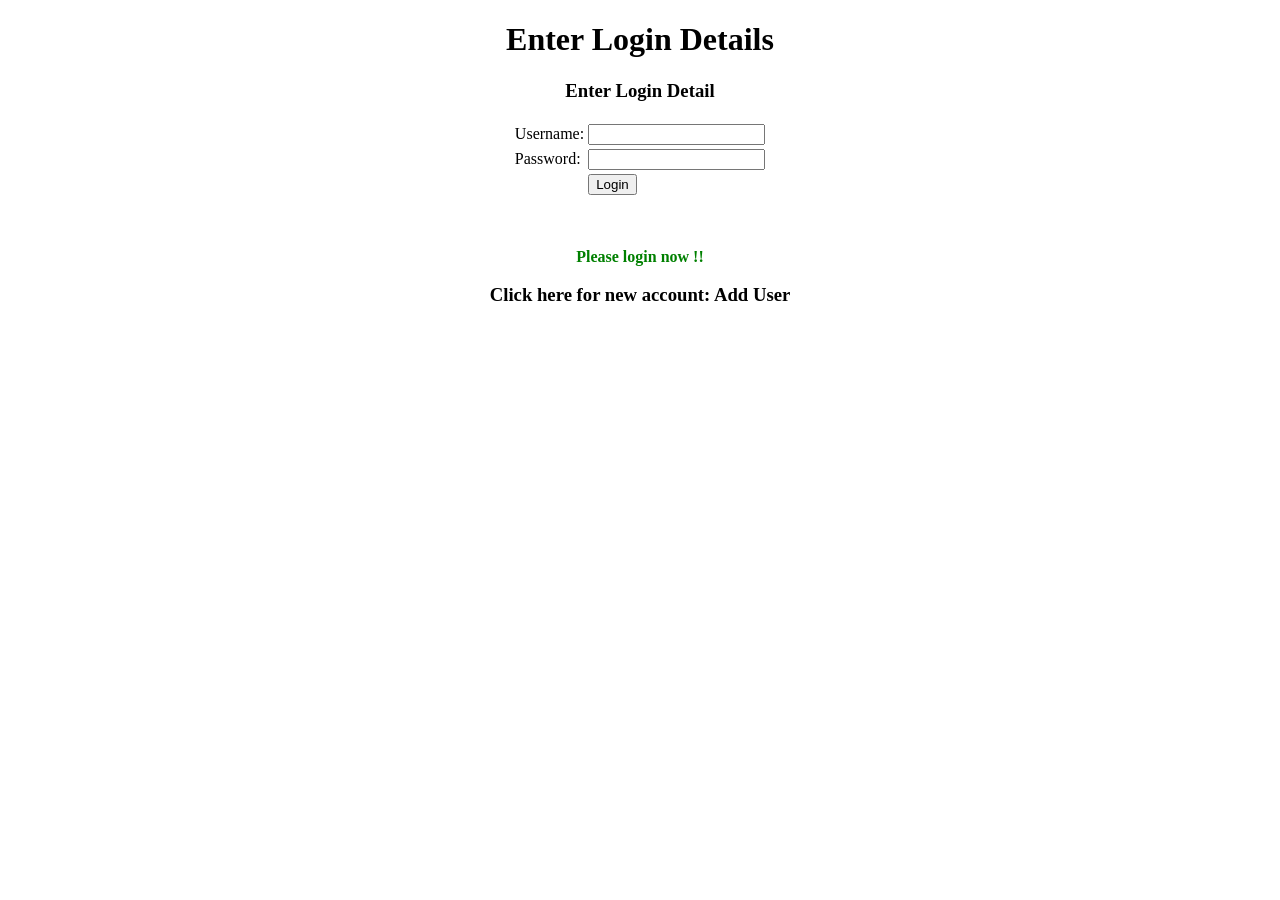
<file: CoffeeShop/target/classes/templates/index.html>
<!DOCTYPE html>
<html lang="en" xmlns:th="http://www.thymeleaf.org">
<head>
    <meta charset="UTF-8">
    <title>Title</title>
</head>
<body>
<h1 style="text-align: center">Enter Login Details</h1>
<p th:text="${message}"></p>
<div align="center">
    <h3>Enter Login Detail</h3>
    <form action="#" method="post" th:action="@{/login}">
        <table>
            <tr>
                <td>Username:</td>
                <td><input name="userName" type="text" required></td>
            </tr>
            <tr>
                <td>Password:</td>
                <td><input name="password" type="password" required></td>
            </tr>
            <tr>
                <td></td>
                <td><input name="login" value="Login" type="submit"></td>
            </tr>
        </table>
    </form>

    <div th:if="${error}" style="color: red; margin-top: 10px;">
        <p th:text="${error}"></p>
    </div>

    <br>
    <th:block th:if="${response=='added'}">
        <p style="color: green; font-weight: bold;">Please login now !!</p>
    </th:block>

    <h3>Click here for new account: <a th:href="@{/add}">Add User</a></h3>
</div>
</body>
</html>
</file>
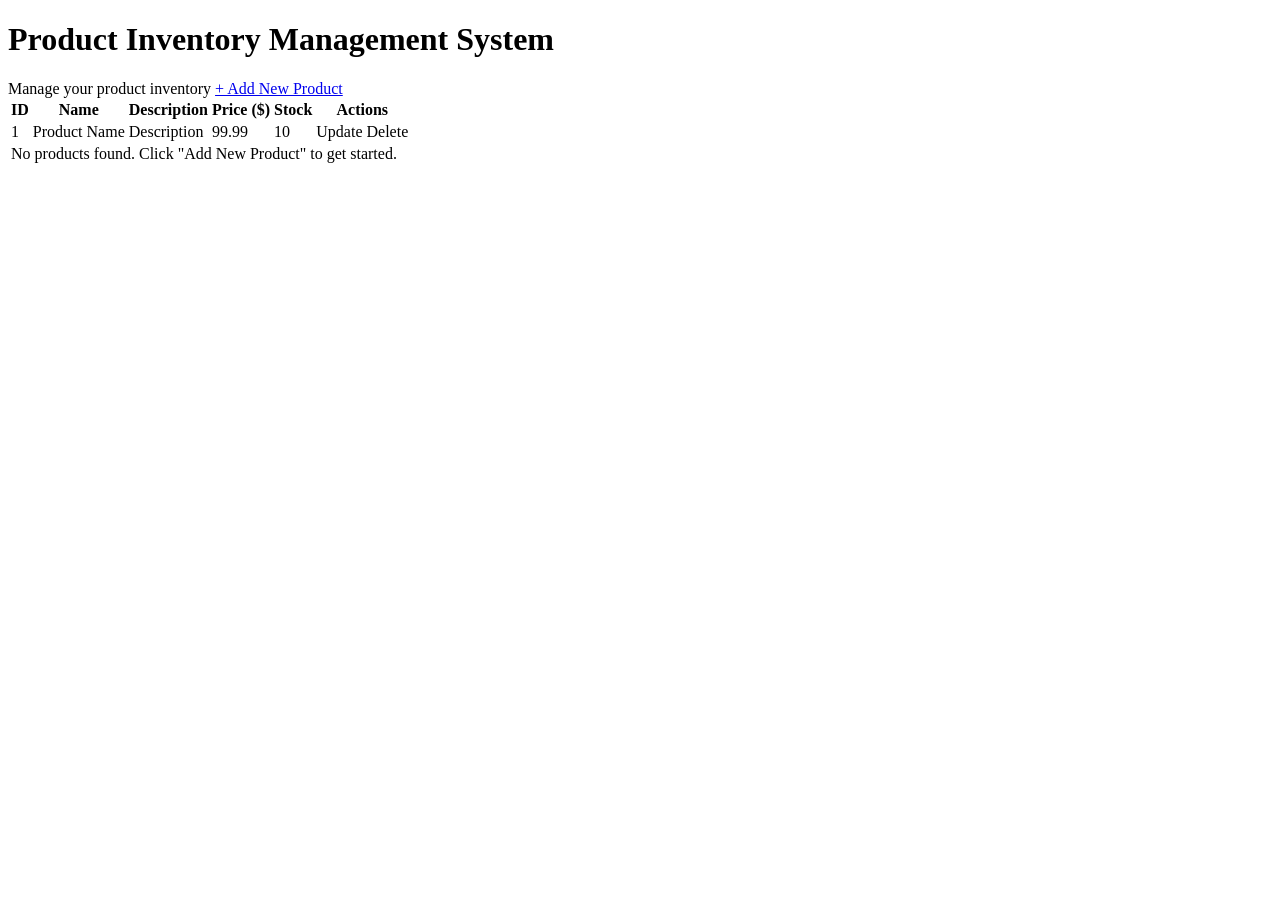
<file: N01679203_Patel_Test4-IMS/target/classes/templates/index.html>
<!DOCTYPE html>
<html xmlns:th="http://www.thymeleaf.org">
<head>
    <title>Product Inventory System</title>
    <link rel="stylesheet" th:href="@{/style.css}">
</head>
<body>

<div class="container">
    <h1>Product Inventory Management System</h1>

    <div class="header-bar">
        <span>Manage your product inventory</span>
        <a href="/showNewProductForm" class="btn">+ Add New Product</a>
    </div>

    <table>
        <thead>
            <tr>
                <th>ID</th>
                <th>Name</th>
                <th>Description</th>
                <th>Price ($)</th>
                <th>Stock</th>
                <th>Actions</th>
            </tr>
        </thead>
        <tbody>
            <tr th:each="product : ${productList}">
                <td th:text="${product.id}">1</td>
                <td th:text="${product.name}">Product Name</td>
                <td th:text="${product.description}">Description</td>
                <td class="price" th:text="${product.price}">99.99</td>
                <td th:text="${product.stock}">10</td>
                <td class="action-links">
                    <a th:href="@{/showFormForUpdate/{id}(id=${product.id})}" class="btn btn-update">Update</a>
                    <a th:href="@{/deleteProduct/{id}(id=${product.id})}" 
                       class="btn btn-delete"
                       onclick="return confirm('Are you sure you want to delete this product?')">Delete</a>
                </td>
            </tr>
            <tr th:if="${#lists.isEmpty(productList)}">
                <td colspan="6" class="no-data">No products found. Click "Add New Product" to get started.</td>
            </tr>
        </tbody>
    </table>
</div>

</body>
</html>
</file>
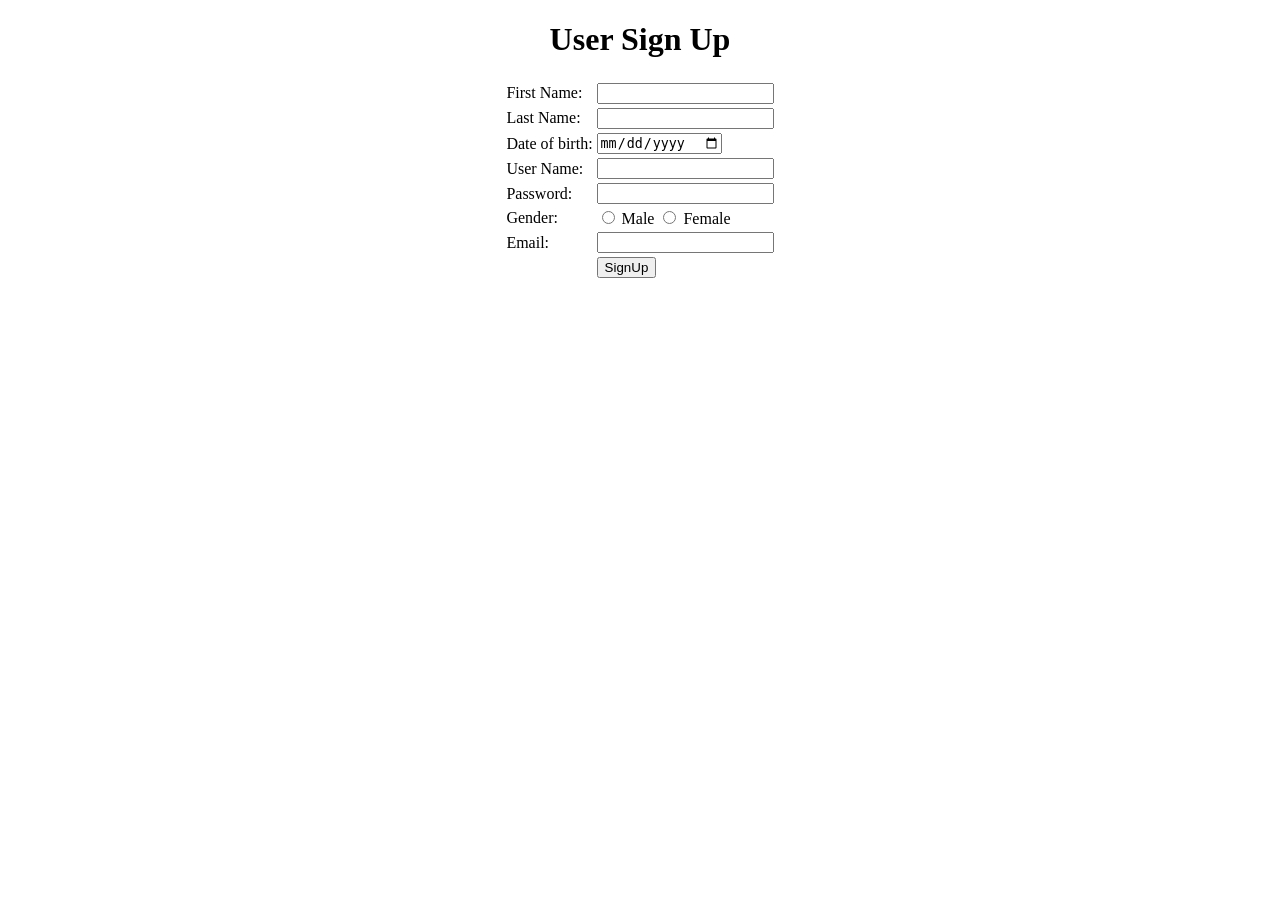
<file: CoffeeShop/target/classes/templates/add-user.html>
<!DOCTYPE html>
<html lang="en" xmlns:th="http://www.thymeleaf.org">
<head>
    <meta charset="UTF-8">
    <title>Add User</title>
</head>
<body>
<div align="center">
    <h1>User Sign Up</h1>
    <form action="#" method="post" th:action="@{/signup}" th:object="${user}">
        <table>
            <tr>
                <td>First Name:</td>
                <td><input th:field="*{firstName}" type="text" required></td>
            </tr>
            <tr>
                <td>Last Name:</td>
                <td><input th:field="*{lastName}" type="text" required></td>
            </tr>
            <tr>
                <td>Date of birth:</td>
                <td><input th:field="*{dob}" type="date" placeholder="yyyy-mm-dd" required></td>
            </tr>
            <tr>
                <td>User Name:</td>
                <td><input th:field="*{userName}" type="text" required></td>
            </tr>
            <tr>
                <td>Password:</td>
                <td><input th:field="*{password}" type="password" required></td>
            </tr>
            <tr>
                <td>Gender:</td>
                <td><input th:field="*{gender}" th:value="MALE" type="radio" required> Male
                    <input th:field="*{gender}" th:value="FEMALE" type="radio" required> Female
                </td>
            </tr>
            <tr>
                <td>Email:</td>
                <td><input th:field="*{email}" type="email" required></td>
            </tr>
            <tr>
                <td></td>
                <td><input type="submit" value="SignUp"></td>
            </tr>
        </table>
    </form>
</div>
</body>
</html>
</file>
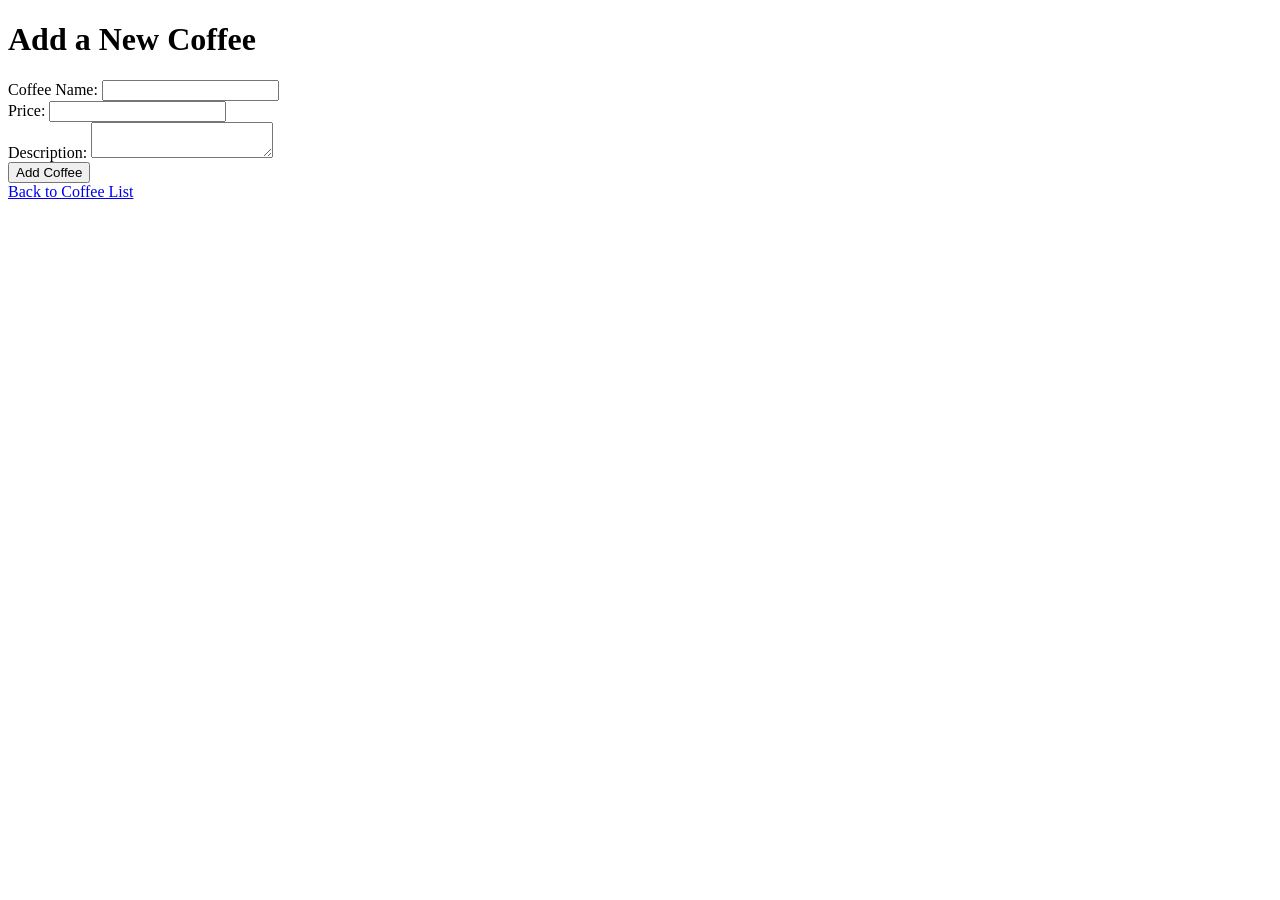
<file: CoffeeShop/target/classes/templates/coffee-add.html>
<!DOCTYPE html>
<html xmlns:th="http://www.thymeleaf.org">
<head>
  <title>Add New Coffee</title>
</head>
<body>
<h1>Add a New Coffee</h1>
<form action="/coffees/add" method="post">
  <label for="name">Coffee Name:</label>
  <input type="text" id="name" name="name" th:value="${coffee.name}" required><br>

  <label for="price">Price:</label>
  <input type="number" id="price" name="price" th:value="${coffee.price}" step="0.01" required><br>

  <label for="description">Description:</label>
  <textarea id="description" name="description" th:text="${coffee.description}"></textarea><br>

  <input type="submit" value="Add Coffee">
</form>
<a href="/coffees">Back to Coffee List</a>
</body>
</html>
</file>
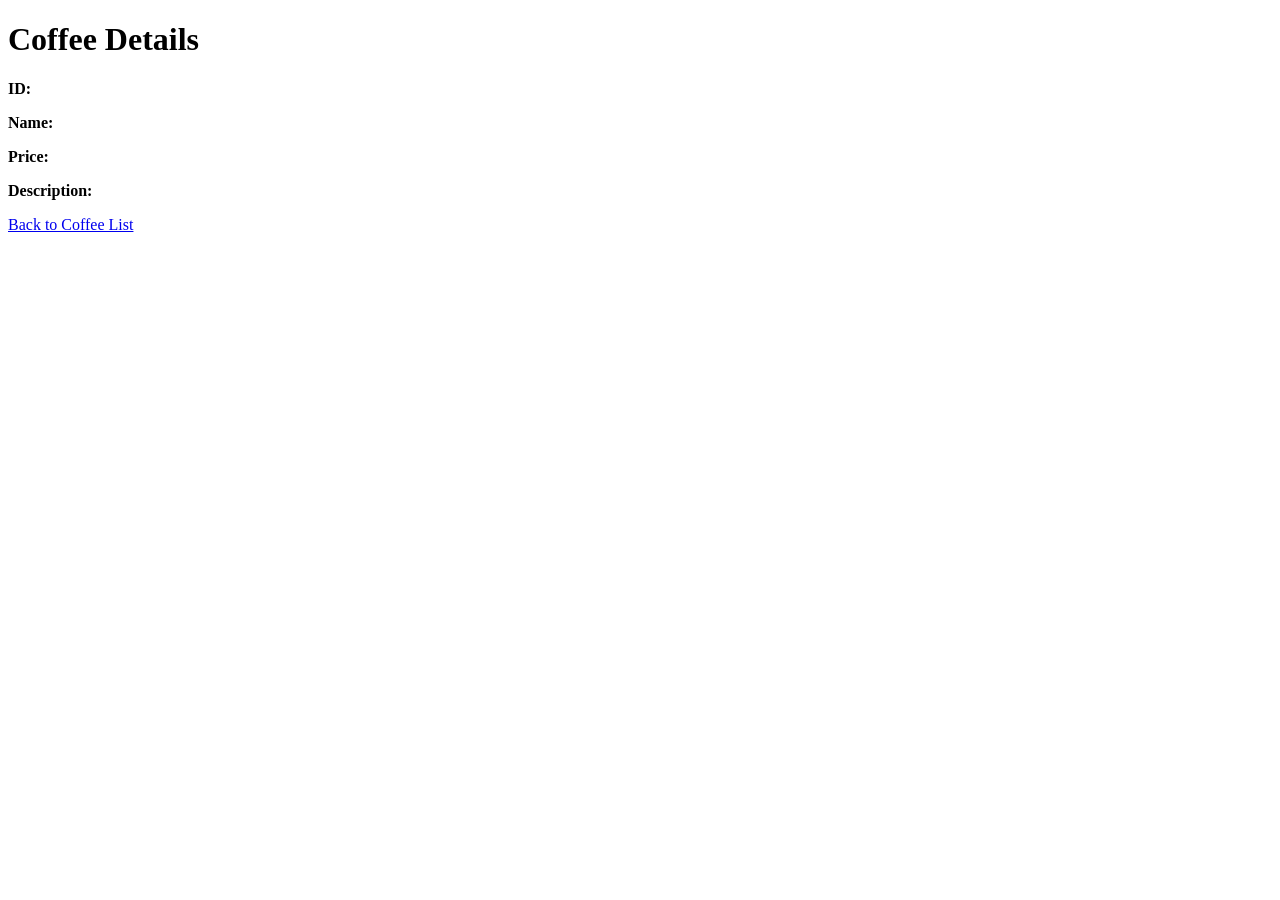
<file: CoffeeShop/target/classes/templates/coffee-details.html>
<!DOCTYPE html>
<html xmlns:th="http://www.thymeleaf.org">
  <head>
    <title>Coffee Details</title>
  </head>
  <body>
    <h1>Coffee Details</h1>
    <p><strong>ID:</strong> <span th:text="${coffee.id}"></span></p>
    <p><strong>Name:</strong> <span th:text="${coffee.name}"></span></p>
    <p><strong>Price:</strong> <span th:text="${coffee.price}"></span></p>
    <p><strong>Description:</strong> <span th:text="${coffee.description}"></span></p>
    <a href="/coffees">Back to Coffee List</a>
  </body>
</html>
</file>
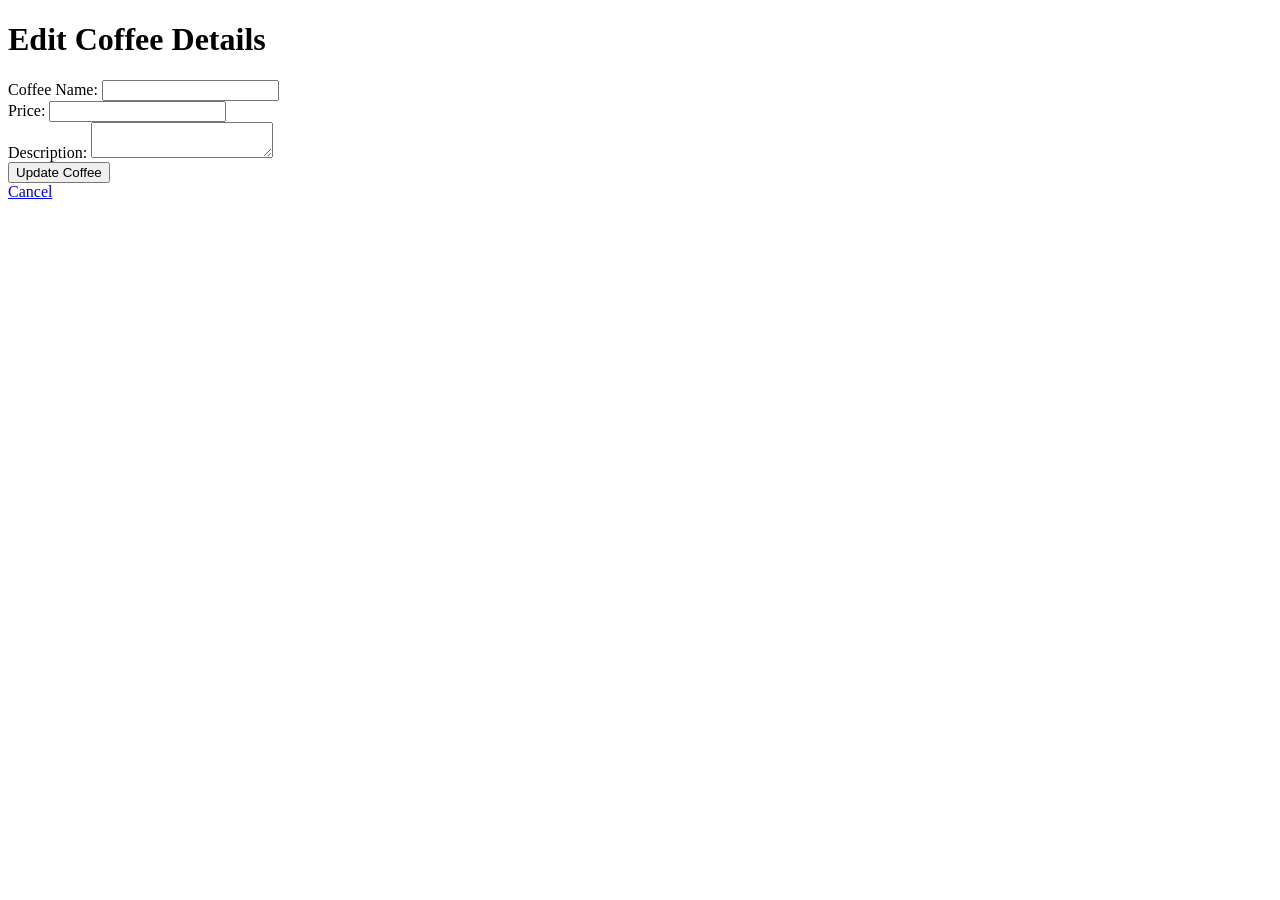
<file: CoffeeShop/target/classes/templates/coffee-edit.html>
<!DOCTYPE html>
<html xmlns:th="http://www.thymeleaf.org">
<head>
  <title>Edit Coffee</title>
</head>
  <body>
    <h1>Edit Coffee Details</h1>
    <form th:action="@{/coffees/update/{id}(id=${coffee.id})}" method="post">
      <!-- Hidden field to simulate the PUT method -->
      <input type="hidden" name="_method" value="PUT"/>

      <input type="hidden" th:value="${coffee.id}" name="id"/>

      <label for="name">Coffee Name:</label>
      <input type="text" id="name" name="name" th:value="${coffee.name}" required><br>

      <label for="price">Price:</label>
      <input type="number" id="price" name="price" th:value="${coffee.price}" step="0.01" required><br>

      <label for="description">Description:</label>
      <textarea id="description" name="description" th:text="${coffee.description}"></textarea><br>

      <input type="submit" value="Update Coffee">
    </form>
    <a href="/coffees">Cancel</a>
  </body>
</html>
</file>
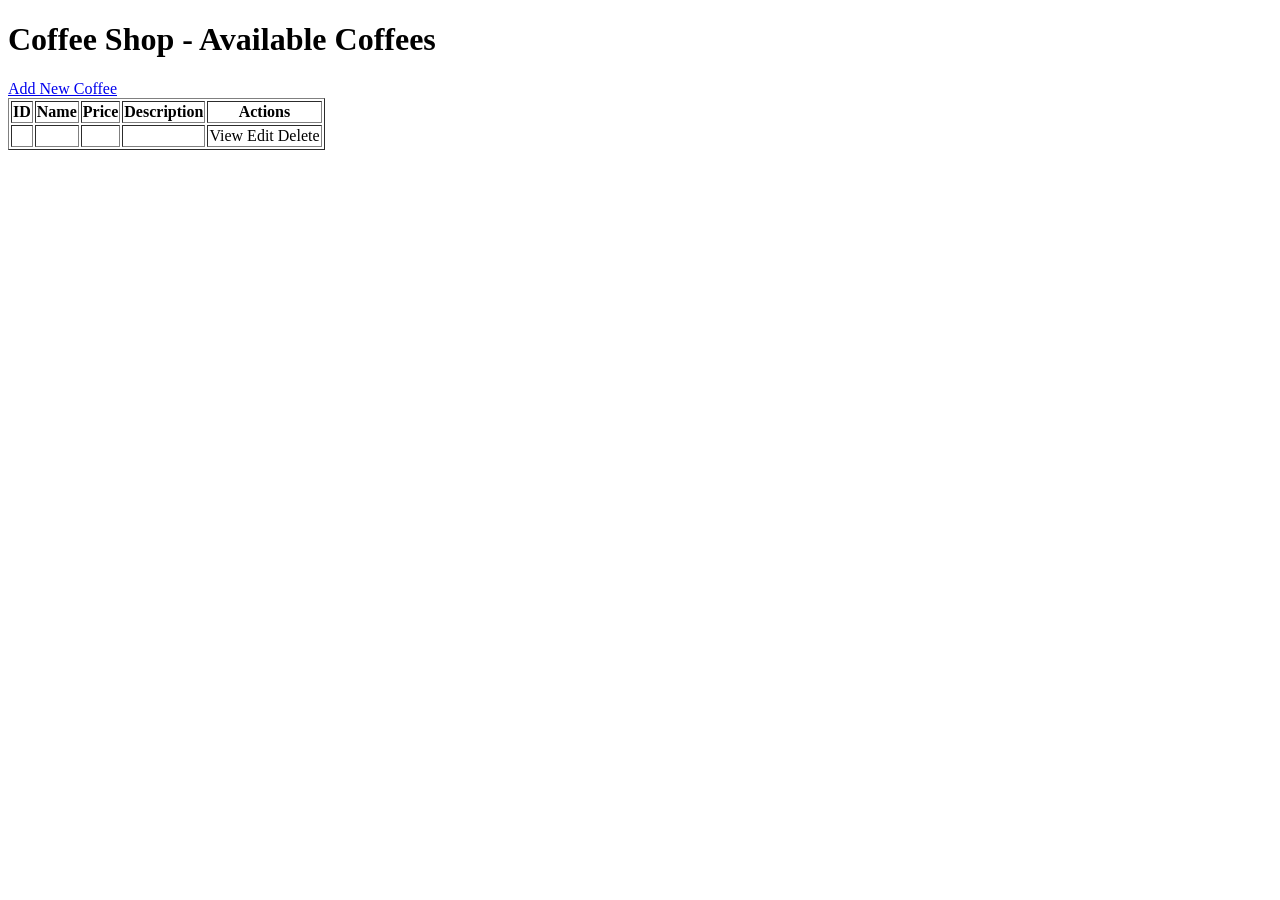
<file: CoffeeShop/target/classes/templates/coffee-list.html>
<!DOCTYPE html>
<html xmlns:th="http://www.thymeleaf.org">
<head>
    <title>Coffee List</title>
</head>
<body>
<h1>Coffee Shop - Available Coffees</h1>
<a href="/coffees/add">Add New Coffee</a>
<table border="1">
    <thead>
    <tr>
        <th>ID</th>
        <th>Name</th>
        <th>Price</th>
        <th>Description</th>
        <th>Actions</th>
    </tr>
    </thead>
    <tbody>
    <tr th:each="coffee : ${coffees}">
        <td th:text="${coffee.id}"></td>
        <td th:text="${coffee.name}"></td>
        <td th:text="${coffee.price}"></td>
        <td th:text="${coffee.description}"></td>
        <td>
            <a th:href="@{/coffees/{id}(id=${coffee.id})}">View</a>
            <a th:href="@{/coffees/edit/{id}(id=${coffee.id})}">Edit</a>
            <a th:href="@{/coffees/delete/{id}(id=${coffee.id})}">Delete</a>
        </td>
    </tr>
    </tbody>
</table>
</body>
</html>
</file>
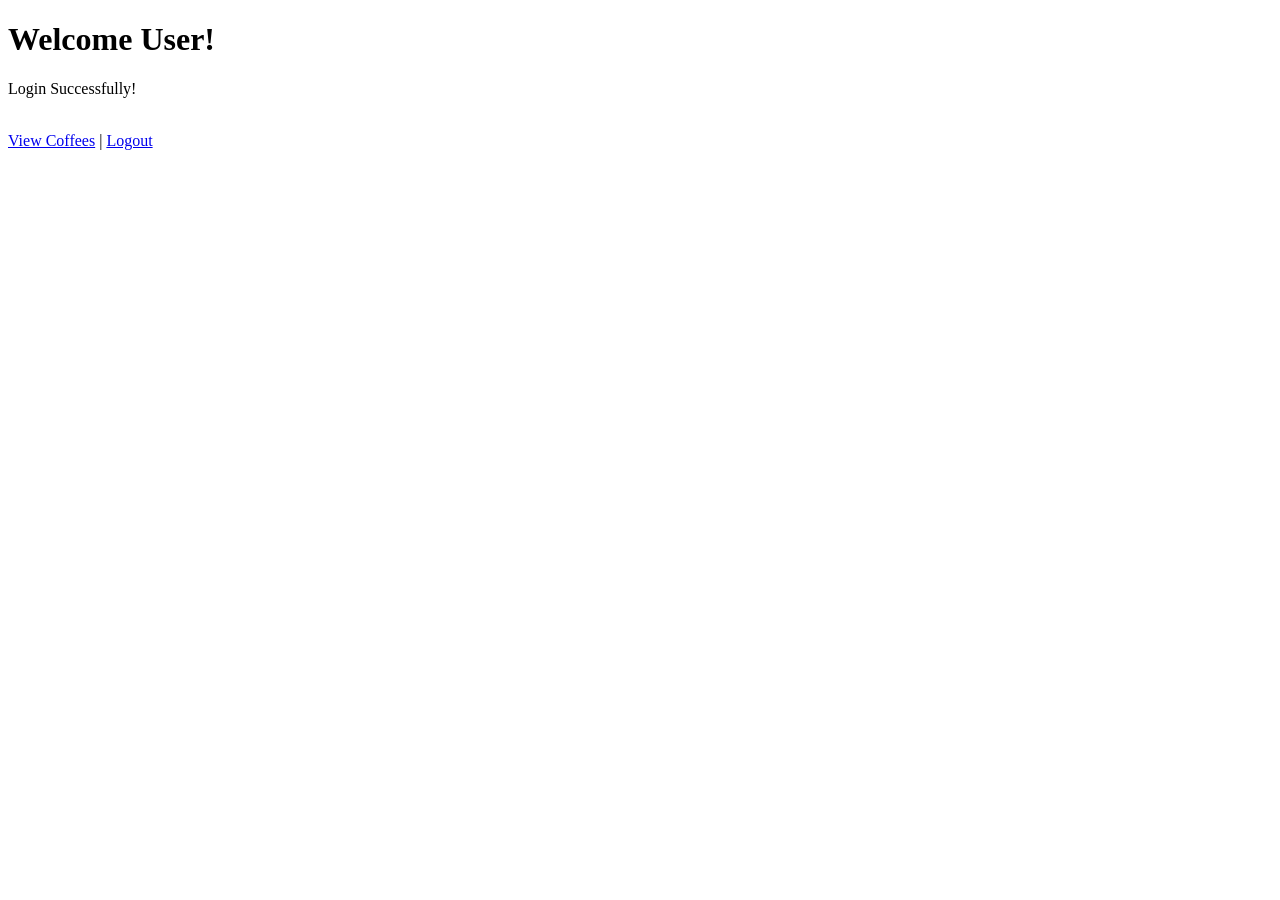
<file: CoffeeShop/target/classes/templates/home.html>
<!DOCTYPE html>
<html xmlns:th="http://www.thymeleaf.org">
<head>
    <meta charset="UTF-8">
    <title>Home Page</title>
</head>
<body>
<h1>Welcome <span th:text="${firstName}">User</span>!</h1>

<p>Login Successfully!</p>

<br>
<a href="/coffees">View Coffees</a> | <a href="/">Logout</a>
</body>
</html>
</file>
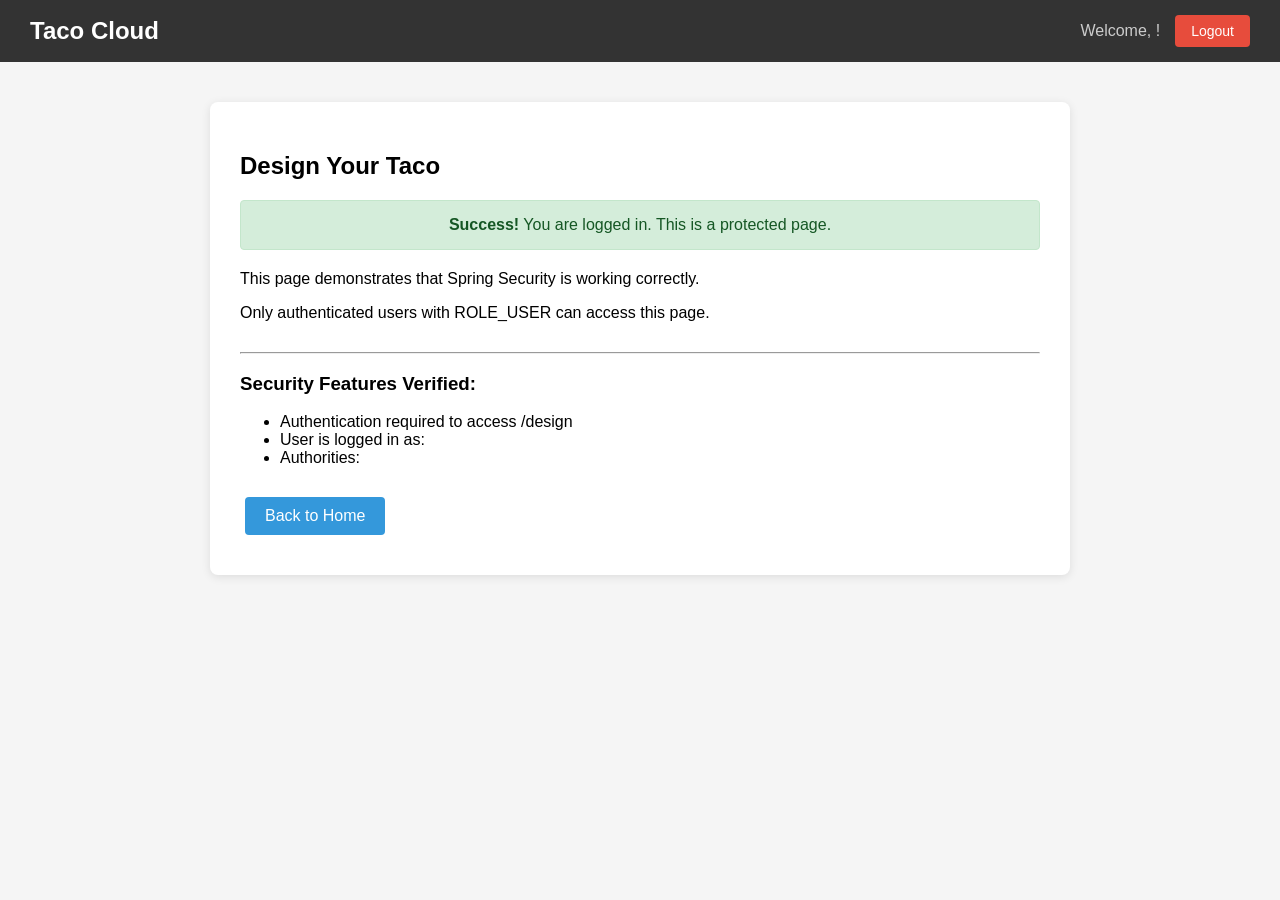
<file: lab10/target/classes/templates/design.html>
<!DOCTYPE html>
<html xmlns="http://www.w3.org/1999/xhtml"
      xmlns:th="http://www.thymeleaf.org"
      xmlns:sec="http://www.thymeleaf.org/extras/spring-security">
<head>
    <title>Design Your Taco</title>
    <style>
        body { font-family: Arial, sans-serif; margin: 0; padding: 0; background-color: #f5f5f5; }
        .header { background-color: #333; color: white; padding: 15px 30px; display: flex; justify-content: space-between; align-items: center; }
        .header h1 { margin: 0; font-size: 24px; }
        .user-info { display: flex; align-items: center; gap: 15px; }
        .user-info span { color: #ccc; }
        .logout-btn { background-color: #e74c3c; color: white; border: none; padding: 8px 16px; border-radius: 4px; cursor: pointer; font-size: 14px; }
        .logout-btn:hover { background-color: #c0392b; }
        .content { max-width: 800px; margin: 40px auto; padding: 30px; background-color: white; border-radius: 8px; box-shadow: 0 2px 10px rgba(0,0,0,0.1); }
        .success-msg { background-color: #d4edda; border: 1px solid #c3e6cb; color: #155724; padding: 15px; border-radius: 4px; margin-bottom: 20px; text-align: center; }
        .btn { display: inline-block; padding: 10px 20px; margin: 10px 5px; background-color: #3498db; color: white; text-decoration: none; border-radius: 4px; font-size: 16px; }
        .btn:hover { background-color: #2980b9; }
    </style>
</head>
<body>
    <div class="header">
        <h1>Taco Cloud</h1>
        <div class="user-info">
            <span>Welcome, <strong sec:authentication="name"></strong>!</span>
            <form method="POST" th:action="@{/logout}">
                <input type="submit" value="Logout" class="logout-btn"/>
            </form>
        </div>
    </div>

    <div class="content">
        <h2>Design Your Taco</h2>
        
        <div class="success-msg">
            <strong>Success!</strong> You are logged in. This is a protected page.
        </div>

        <p>This page demonstrates that Spring Security is working correctly.</p>
        <p>Only authenticated users with ROLE_USER can access this page.</p>

        <hr style="margin-top: 30px;"/>
        <h3>Security Features Verified:</h3>
        <ul>
            <li>Authentication required to access /design</li>
            <li>User is logged in as: <strong sec:authentication="name"></strong></li>
            <li>Authorities: <strong sec:authentication="authorities"></strong></li>
        </ul>

        <div style="margin-top: 20px;">
            <a th:href="@{/}" class="btn">Back to Home</a>
        </div>
    </div>
</body>
</html>
</file>
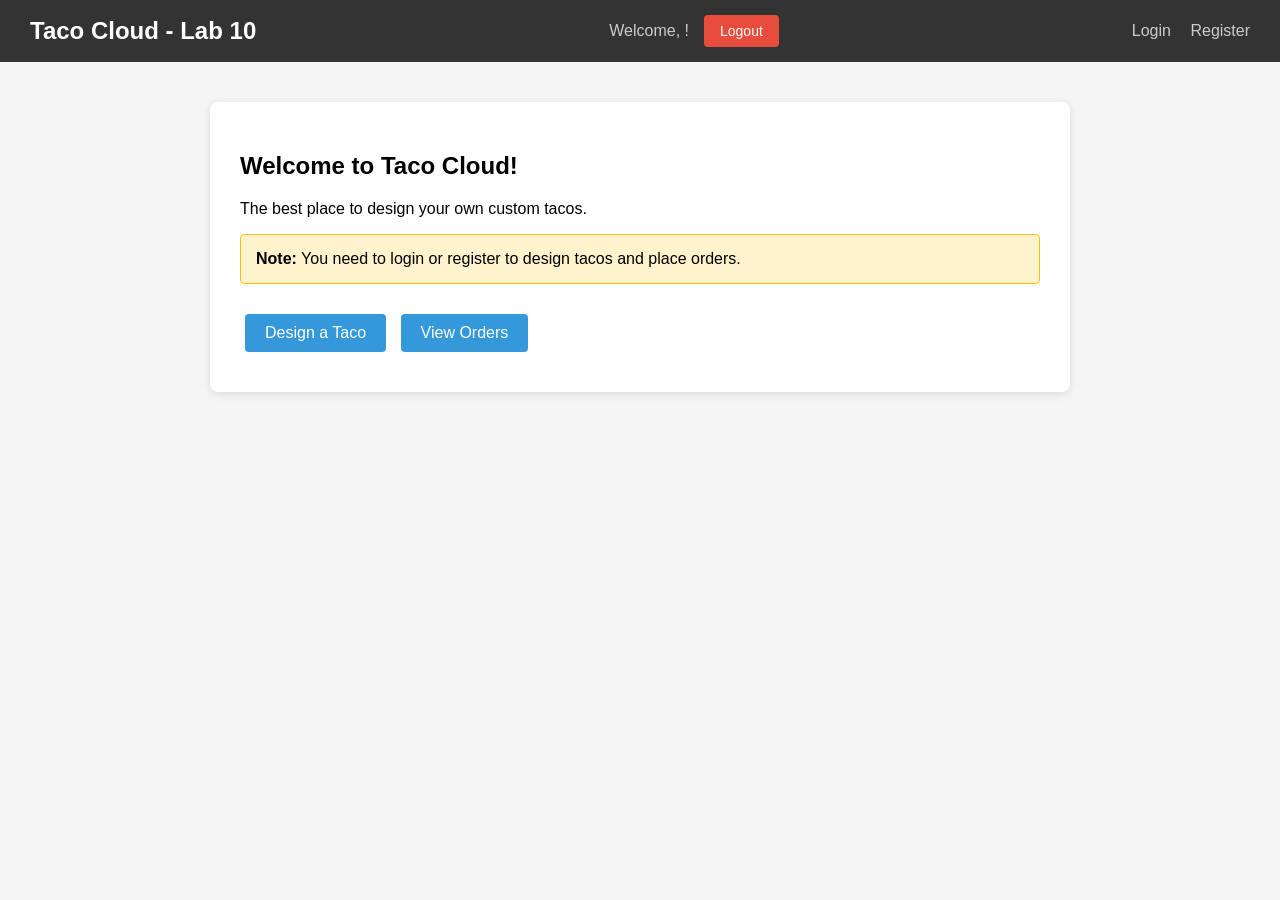
<file: lab10/target/classes/templates/home.html>
<!DOCTYPE html>
<html xmlns="http://www.w3.org/1999/xhtml"
      xmlns:th="http://www.thymeleaf.org"
      xmlns:sec="http://www.thymeleaf.org/extras/spring-security">
<head>
    <title>Lab 10 - Taco Cloud</title>
    <style>
        body { font-family: Arial, sans-serif; margin: 0; padding: 0; background-color: #f5f5f5; }
        .header { background-color: #333; color: white; padding: 15px 30px; display: flex; justify-content: space-between; align-items: center; }
        .header h1 { margin: 0; font-size: 24px; }
        .user-info { display: flex; align-items: center; gap: 15px; }
        .user-info span { color: #ccc; }
        .logout-btn { background-color: #e74c3c; color: white; border: none; padding: 8px 16px; border-radius: 4px; cursor: pointer; font-size: 14px; }
        .logout-btn:hover { background-color: #c0392b; }
        .content { max-width: 800px; margin: 40px auto; padding: 30px; background-color: white; border-radius: 8px; box-shadow: 0 2px 10px rgba(0,0,0,0.1); }
        .btn { display: inline-block; padding: 10px 20px; margin: 10px 5px; background-color: #3498db; color: white; text-decoration: none; border-radius: 4px; font-size: 16px; }
        .btn:hover { background-color: #2980b9; }
        .login-prompt { background-color: #fff3cd; border: 1px solid #ffc107; padding: 15px; border-radius: 4px; margin-bottom: 20px; }
    </style>
</head>
<body>
    <div class="header">
        <h1>Taco Cloud - Lab 10</h1>
        <div class="user-info" sec:authorize="isAuthenticated()">
            <span>Welcome, <strong sec:authentication="name"></strong>!</span>
            <form method="POST" th:action="@{/logout}">
                <input type="submit" value="Logout" class="logout-btn"/>
            </form>
        </div>
        <div sec:authorize="!isAuthenticated()">
            <a th:href="@{/login}" style="color: #ccc; margin-right: 15px;">Login</a>
            <a th:href="@{/register}" style="color: #ccc;">Register</a>
        </div>
    </div>

    <div class="content">
        <h2>Welcome to Taco Cloud!</h2>
        <p>The best place to design your own custom tacos.</p>

        <div class="login-prompt" sec:authorize="!isAuthenticated()">
            <strong>Note:</strong> You need to <a th:href="@{/login}">login</a> or <a th:href="@{/register}">register</a> to design tacos and place orders.
        </div>

        <div>
            <a th:href="@{/design}" class="btn">Design a Taco</a>
            <a th:href="@{/orders/current}" class="btn">View Orders</a>
        </div>
    </div>
</body>
</html>
</file>
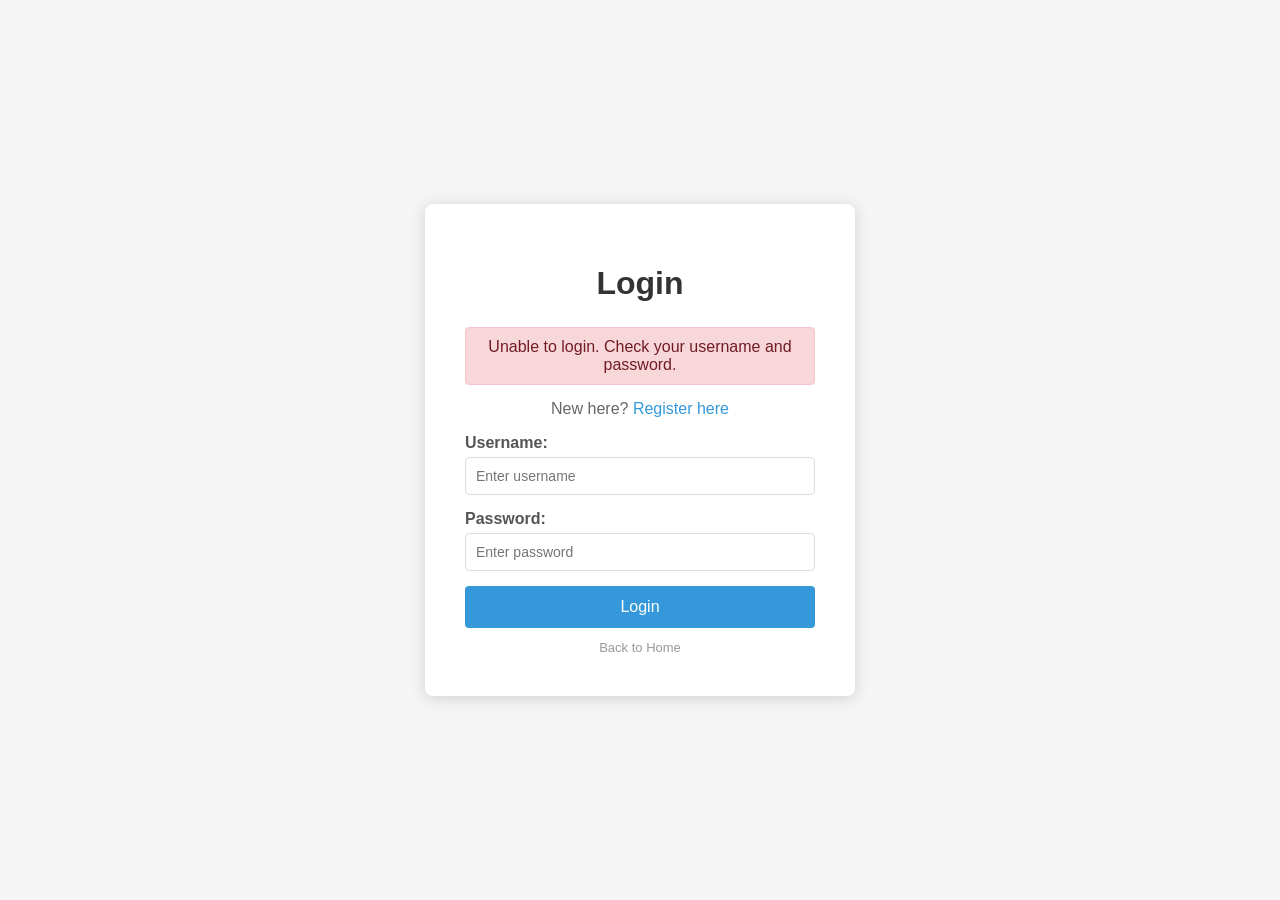
<file: lab10/target/classes/templates/login.html>
<!DOCTYPE html>
<html xmlns="http://www.w3.org/1999/xhtml"
      xmlns:th="http://www.thymeleaf.org">
<head>
    <title>Lab 10 - Login</title>
    <style>
        body { font-family: Arial, sans-serif; background-color: #f5f5f5; display: flex; justify-content: center; align-items: center; min-height: 100vh; margin: 0; }
        .login-box { background-color: white; padding: 40px; border-radius: 8px; box-shadow: 0 2px 15px rgba(0,0,0,0.15); width: 350px; }
        .login-box h1 { text-align: center; color: #333; margin-bottom: 25px; }
        .error-msg { background-color: #f8d7da; border: 1px solid #f5c6cb; color: #721c24; padding: 10px; border-radius: 4px; margin-bottom: 15px; text-align: center; }
        label { display: block; margin-bottom: 5px; font-weight: bold; color: #555; }
        input[type="text"], input[type="password"] { width: 100%; padding: 10px; margin-bottom: 15px; border: 1px solid #ddd; border-radius: 4px; box-sizing: border-box; font-size: 14px; }
        input[type="submit"] { width: 100%; padding: 12px; background-color: #3498db; color: white; border: none; border-radius: 4px; cursor: pointer; font-size: 16px; }
        input[type="submit"]:hover { background-color: #2980b9; }
        .register-link { text-align: center; margin-top: 15px; color: #666; }
        .register-link a { color: #3498db; }
        .home-link { text-align: center; margin-top: 10px; }
        .home-link a { color: #999; font-size: 13px; }
    </style>
</head>
<body>
    <div class="login-box">
        <h1>Login</h1>

        <div class="error-msg" th:if="${param.error}">
            Unable to login. Check your username and password.
        </div>

        <p class="register-link">
            New here? <a th:href="@{/register}">Register here</a>
        </p>

        <form method="POST" th:action="@{/login}" id="loginForm">
            <label for="username">Username:</label>
            <input type="text" name="username" id="username" placeholder="Enter username" required/>

            <label for="password">Password:</label>
            <input type="password" name="password" id="password" placeholder="Enter password" required/>

            <input type="submit" value="Login"/>
        </form>

        <div class="home-link">
            <a th:href="@{/}">Back to Home</a>
        </div>
    </div>
</body>
</html>
</file>
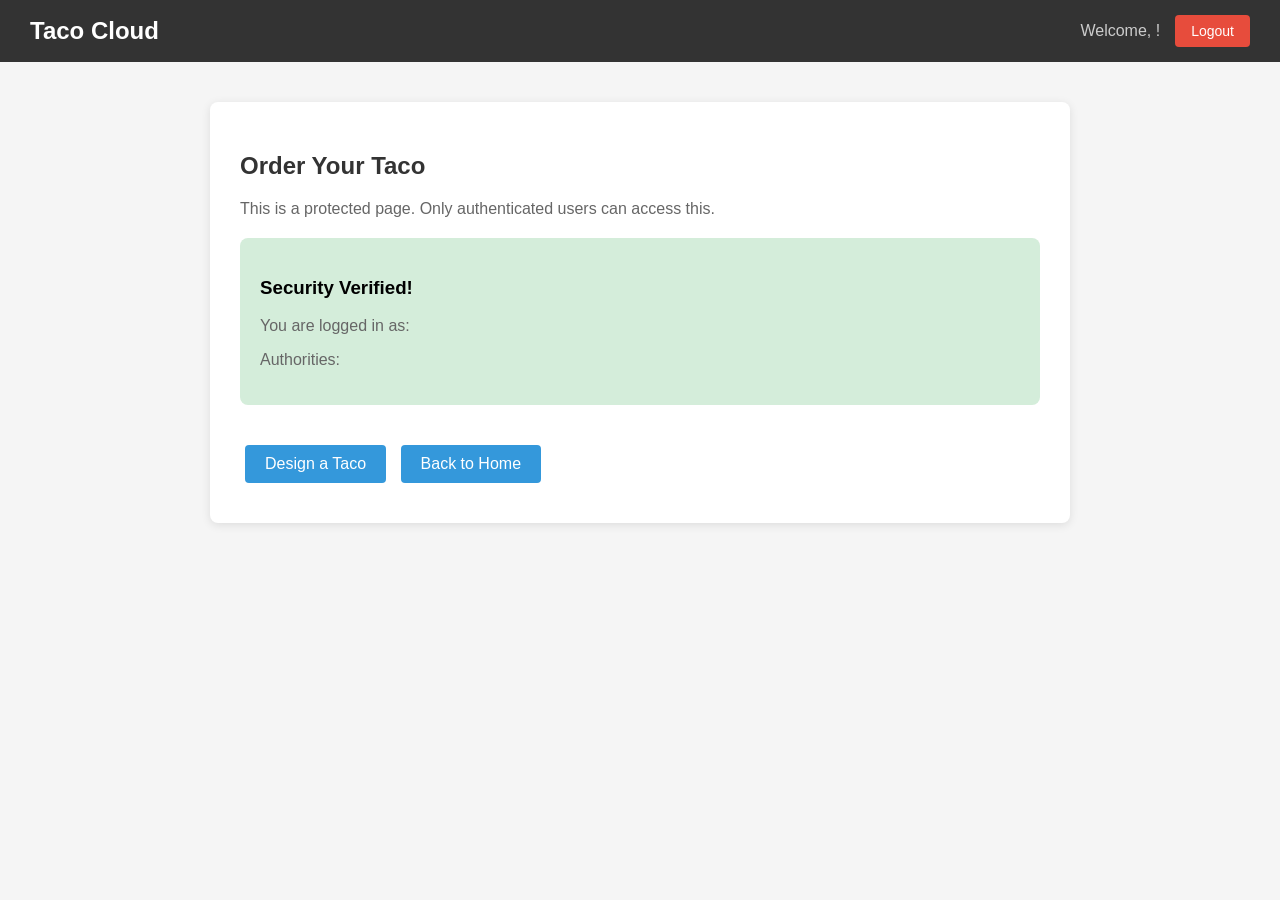
<file: lab10/target/classes/templates/orderForm.html>
<!DOCTYPE html>
<html xmlns="http://www.w3.org/1999/xhtml"
      xmlns:th="http://www.thymeleaf.org"
      xmlns:sec="http://www.thymeleaf.org/extras/spring-security">
<head>
    <title>Order Form - Taco Cloud</title>
    <style>
        body { font-family: Arial, sans-serif; margin: 0; padding: 0; background-color: #f5f5f5; }
        .header { background-color: #333; color: white; padding: 15px 30px; display: flex; justify-content: space-between; align-items: center; }
        .header h1 { margin: 0; font-size: 24px; }
        .user-info { display: flex; align-items: center; gap: 15px; }
        .user-info span { color: #ccc; }
        .logout-btn { background-color: #e74c3c; color: white; border: none; padding: 8px 16px; border-radius: 4px; cursor: pointer; font-size: 14px; }
        .content { max-width: 800px; margin: 40px auto; padding: 30px; background-color: white; border-radius: 8px; box-shadow: 0 2px 10px rgba(0,0,0,0.1); }
        .btn { display: inline-block; padding: 10px 20px; margin: 10px 5px; background-color: #3498db; color: white; text-decoration: none; border-radius: 4px; font-size: 16px; }
        .btn:hover { background-color: #2980b9; }
        .btn-success { background-color: #27ae60; }
        .btn-success:hover { background-color: #219a52; }
        h2 { color: #333; }
        p { color: #666; }
    </style>
</head>
<body>
    <div class="header">
        <h1>Taco Cloud</h1>
        <div class="user-info">
            <span>Welcome, <strong sec:authentication="name"></strong>!</span>
            <form method="POST" th:action="@{/logout}">
                <input type="submit" value="Logout" class="logout-btn"/>
            </form>
        </div>
    </div>

    <div class="content">
        <h2>Order Your Taco</h2>
        <p>This is a protected page. Only authenticated users can access this.</p>
        
        <div style="background-color: #d4edda; padding: 20px; border-radius: 8px; margin: 20px 0;">
            <h3>Security Verified!</h3>
            <p>You are logged in as: <strong sec:authentication="name"></strong></p>
            <p>Authorities: <strong sec:authentication="authorities"></strong></p>
        </div>

        <div style="margin-top: 30px;">
            <a th:href="@{/design}" class="btn">Design a Taco</a>
            <a th:href="@{/}" class="btn">Back to Home</a>
        </div>
    </div>
</body>
</html>
</file>
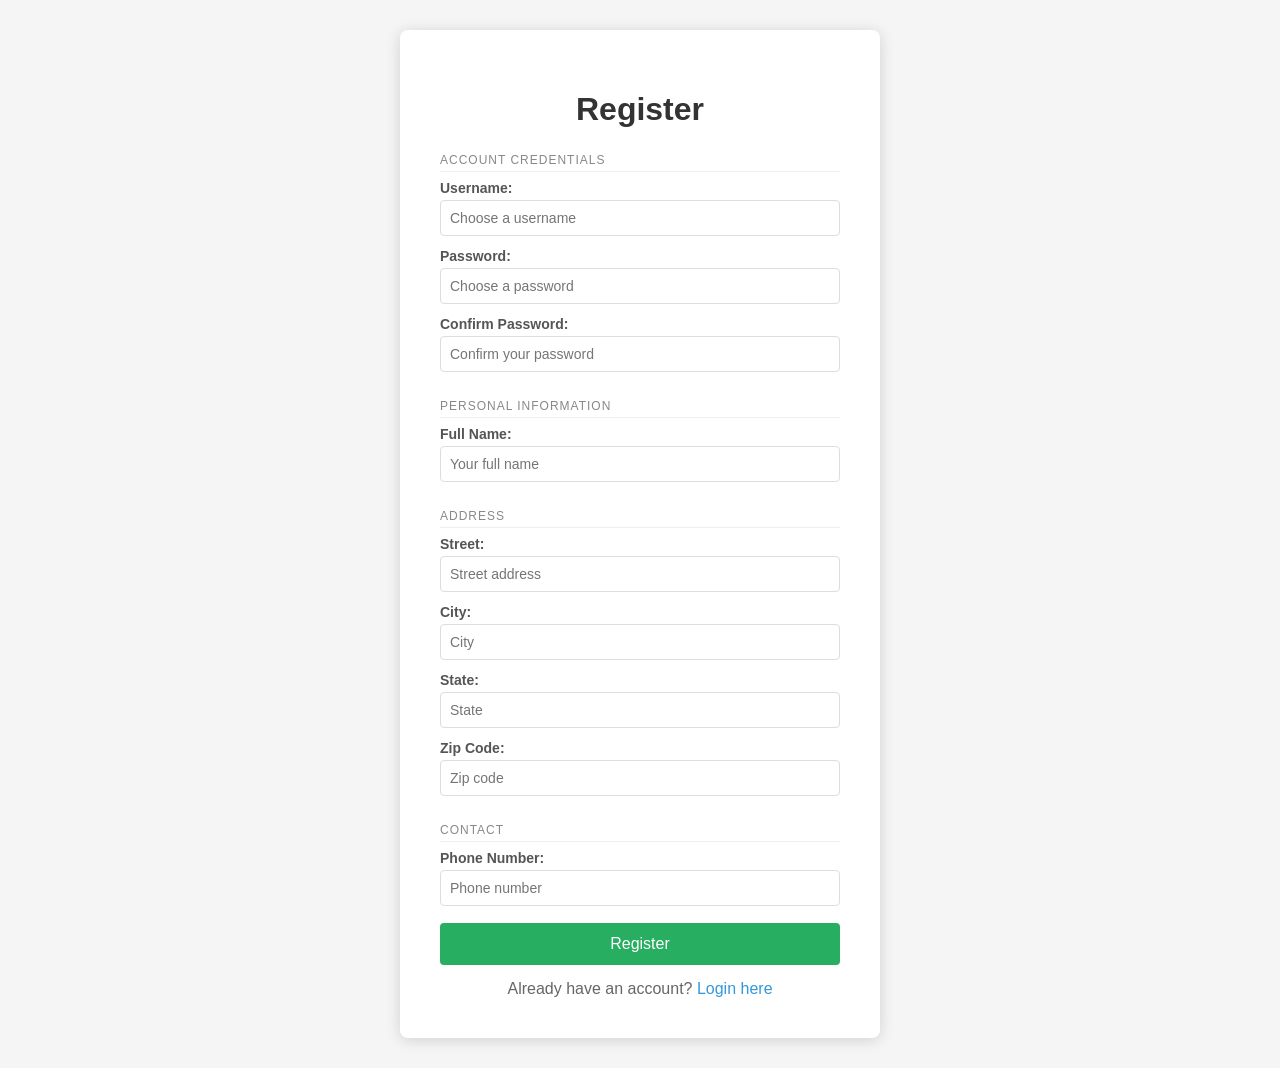
<file: lab10/target/classes/templates/registration.html>
<!DOCTYPE html>
<html xmlns="http://www.w3.org/1999/xhtml"
      xmlns:th="http://www.thymeleaf.org">
<head>
    <title>Lab 10 - Register</title>
    <style>
        body { font-family: Arial, sans-serif; background-color: #f5f5f5; display: flex; justify-content: center; align-items: flex-start; min-height: 100vh; margin: 0; padding: 30px 0; }
        .register-box { background-color: white; padding: 40px; border-radius: 8px; box-shadow: 0 2px 15px rgba(0,0,0,0.15); width: 400px; }
        .register-box h1 { text-align: center; color: #333; margin-bottom: 25px; }
        label { display: block; margin-bottom: 4px; font-weight: bold; color: #555; font-size: 14px; }
        input[type="text"], input[type="password"] { width: 100%; padding: 9px; margin-bottom: 12px; border: 1px solid #ddd; border-radius: 4px; box-sizing: border-box; font-size: 14px; }
        input[type="submit"] { width: 100%; padding: 12px; background-color: #27ae60; color: white; border: none; border-radius: 4px; cursor: pointer; font-size: 16px; margin-top: 5px; }
        input[type="submit"]:hover { background-color: #219a52; }
        .login-link { text-align: center; margin-top: 15px; color: #666; }
        .login-link a { color: #3498db; }
        .section-title { color: #888; font-size: 12px; text-transform: uppercase; letter-spacing: 1px; margin: 15px 0 8px 0; padding-bottom: 4px; border-bottom: 1px solid #eee; }
    </style>
</head>
<body>
    <div class="register-box">
        <h1>Register</h1>

        <form method="POST" th:action="@{/register}" id="registerForm">
            <div class="section-title">Account Credentials</div>
            <label for="username">Username:</label>
            <input type="text" name="username" id="username" placeholder="Choose a username" required/>

            <label for="password">Password:</label>
            <input type="password" name="password" id="password" placeholder="Choose a password" required/>

            <label for="confirm">Confirm Password:</label>
            <input type="password" name="confirm" id="confirm" placeholder="Confirm your password" required/>

            <div class="section-title">Personal Information</div>
            <label for="fullname">Full Name:</label>
            <input type="text" name="fullname" id="fullname" placeholder="Your full name" required/>

            <div class="section-title">Address</div>
            <label for="street">Street:</label>
            <input type="text" name="street" id="street" placeholder="Street address"/>

            <label for="city">City:</label>
            <input type="text" name="city" id="city" placeholder="City"/>

            <label for="state">State:</label>
            <input type="text" name="state" id="state" placeholder="State"/>

            <label for="zip">Zip Code:</label>
            <input type="text" name="zip" id="zip" placeholder="Zip code"/>

            <div class="section-title">Contact</div>
            <label for="phone">Phone Number:</label>
            <input type="text" name="phone" id="phone" placeholder="Phone number"/>

            <input type="submit" value="Register"/>
        </form>

        <div class="login-link">
            Already have an account? <a th:href="@{/login}">Login here</a>
        </div>
    </div>
</body>
</html>
</file>
